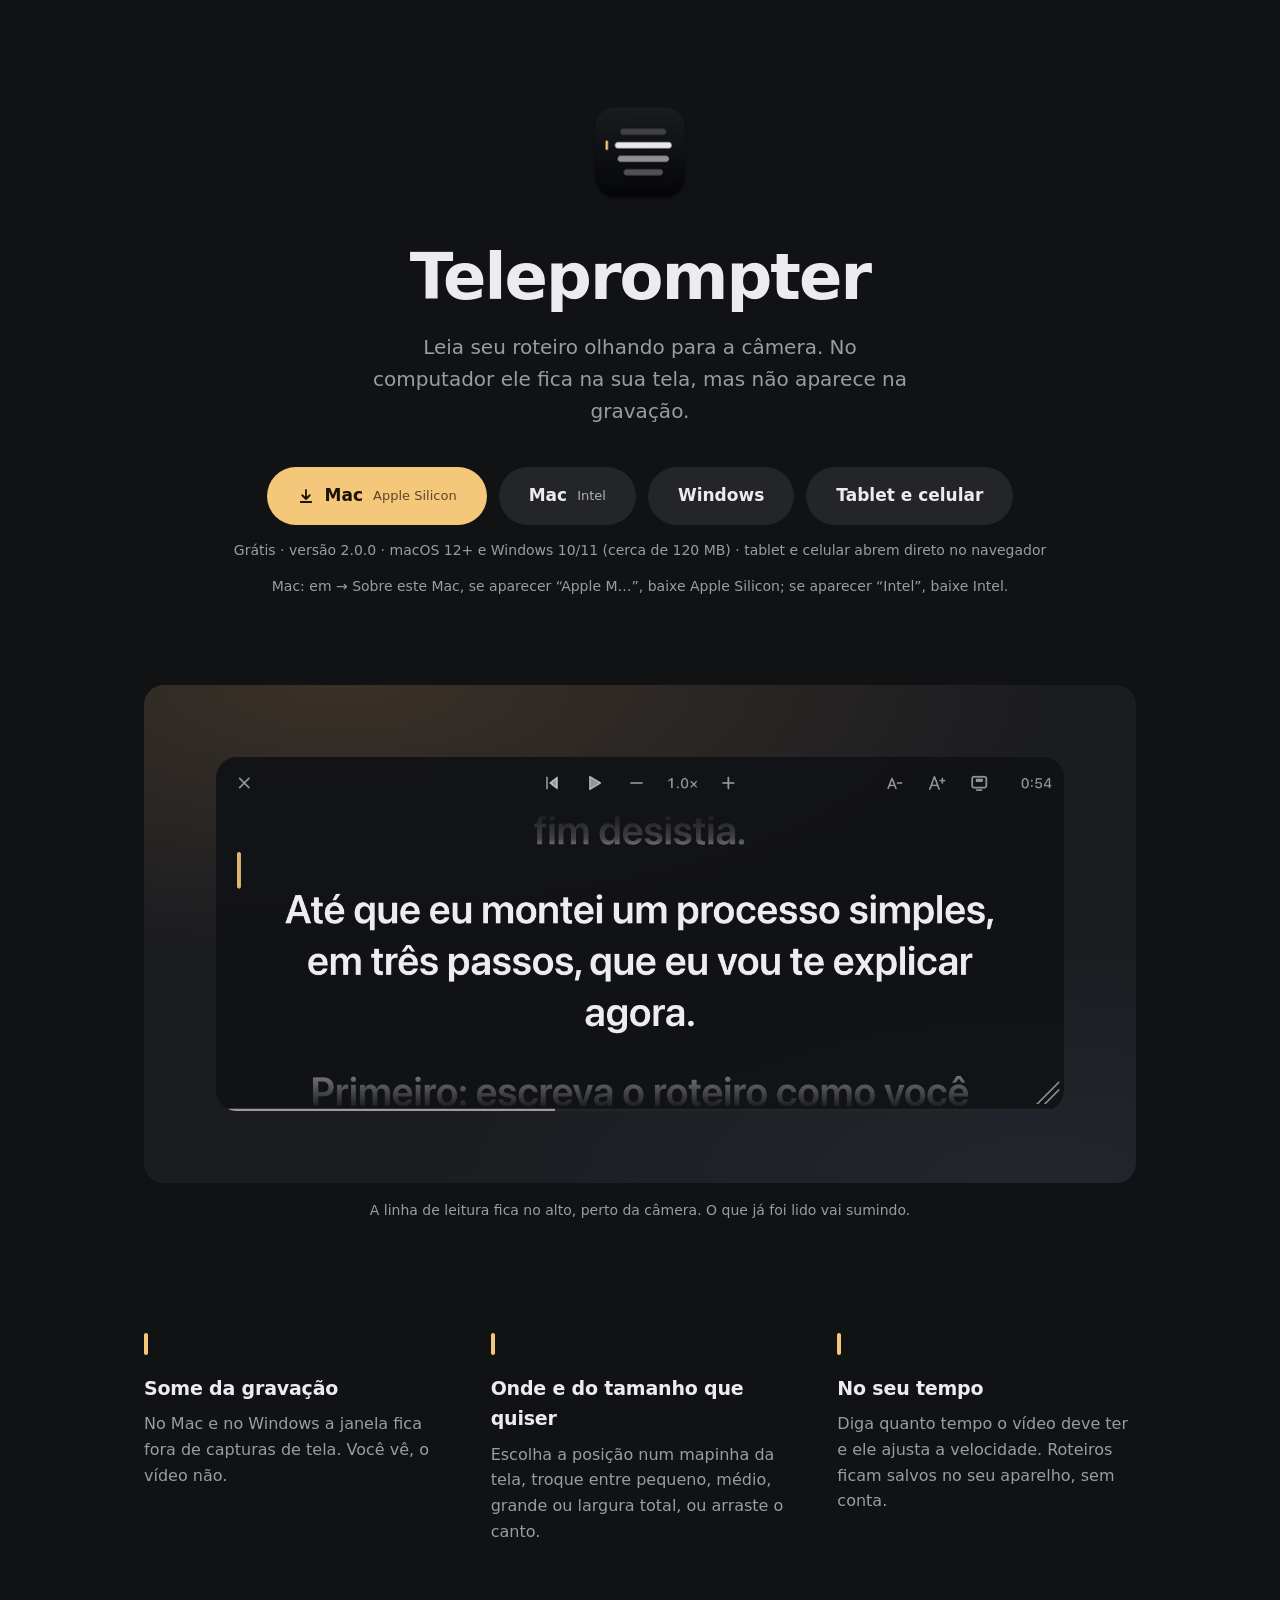
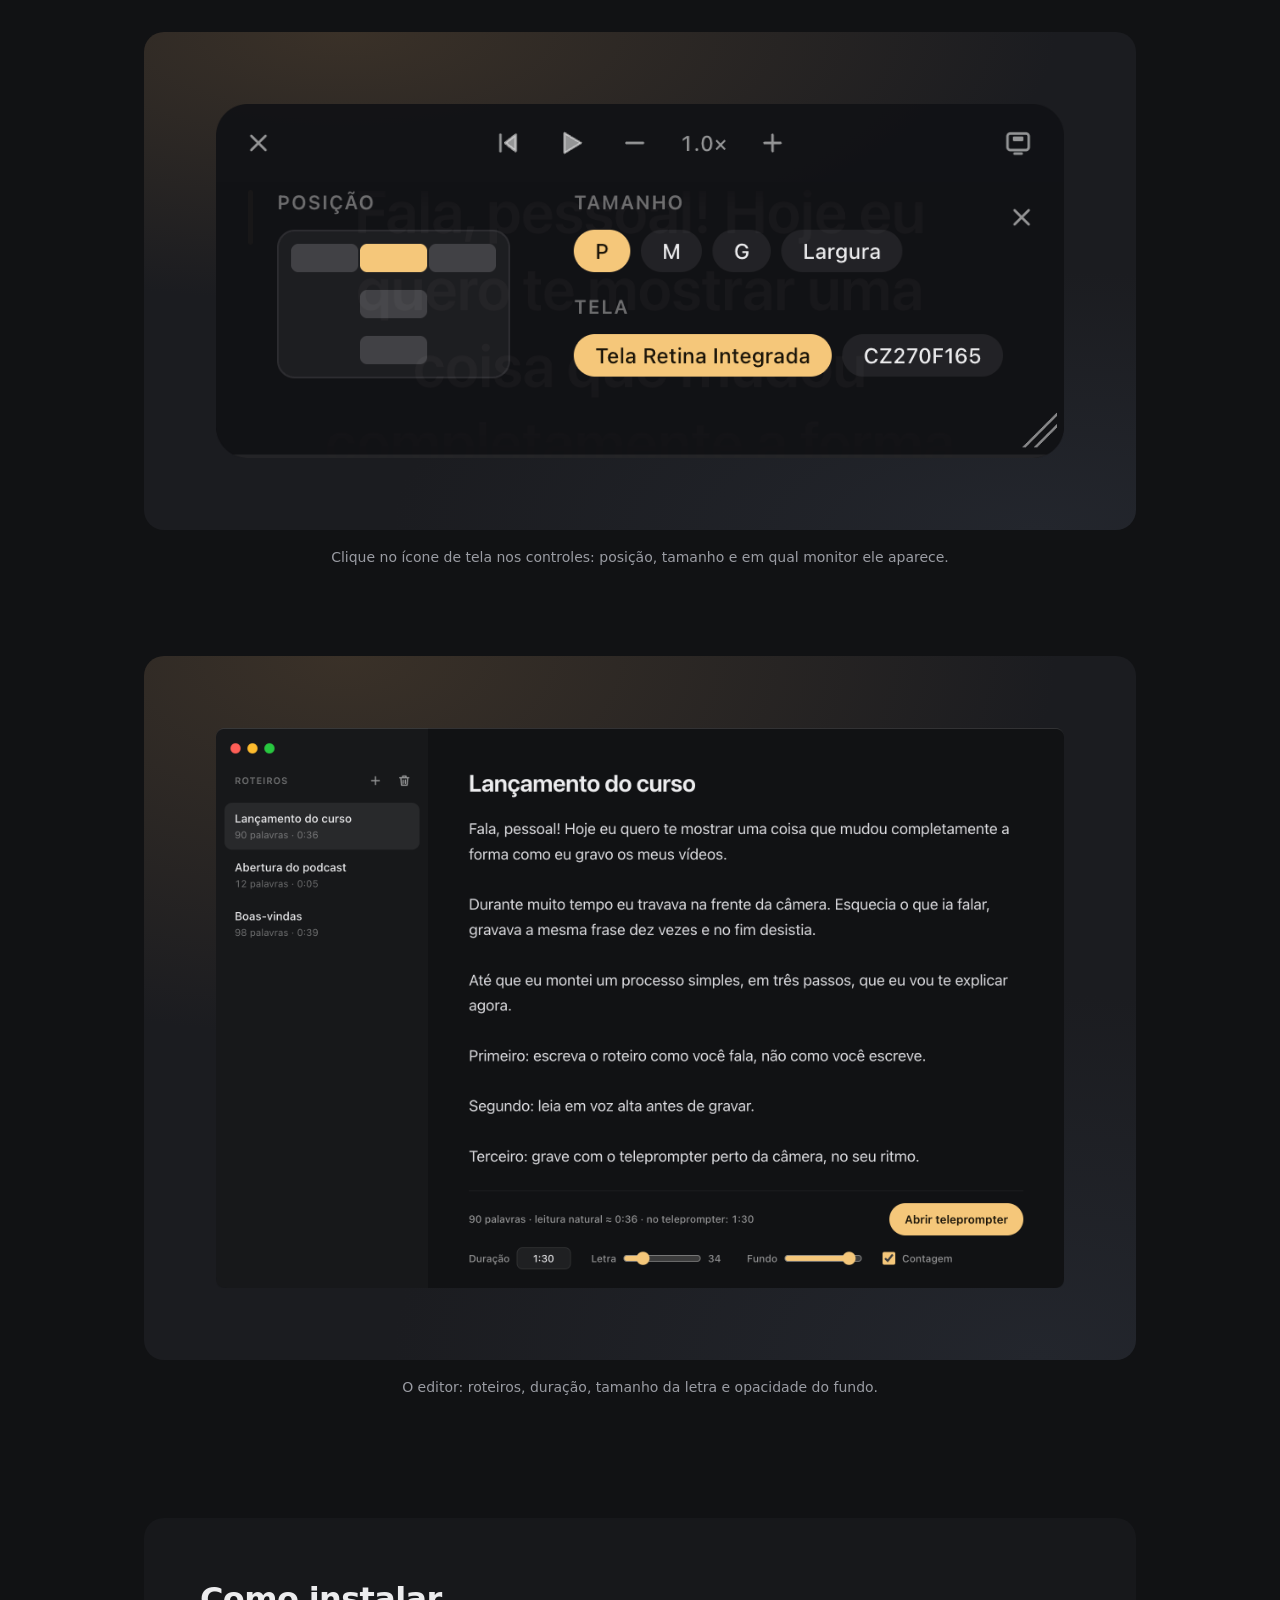
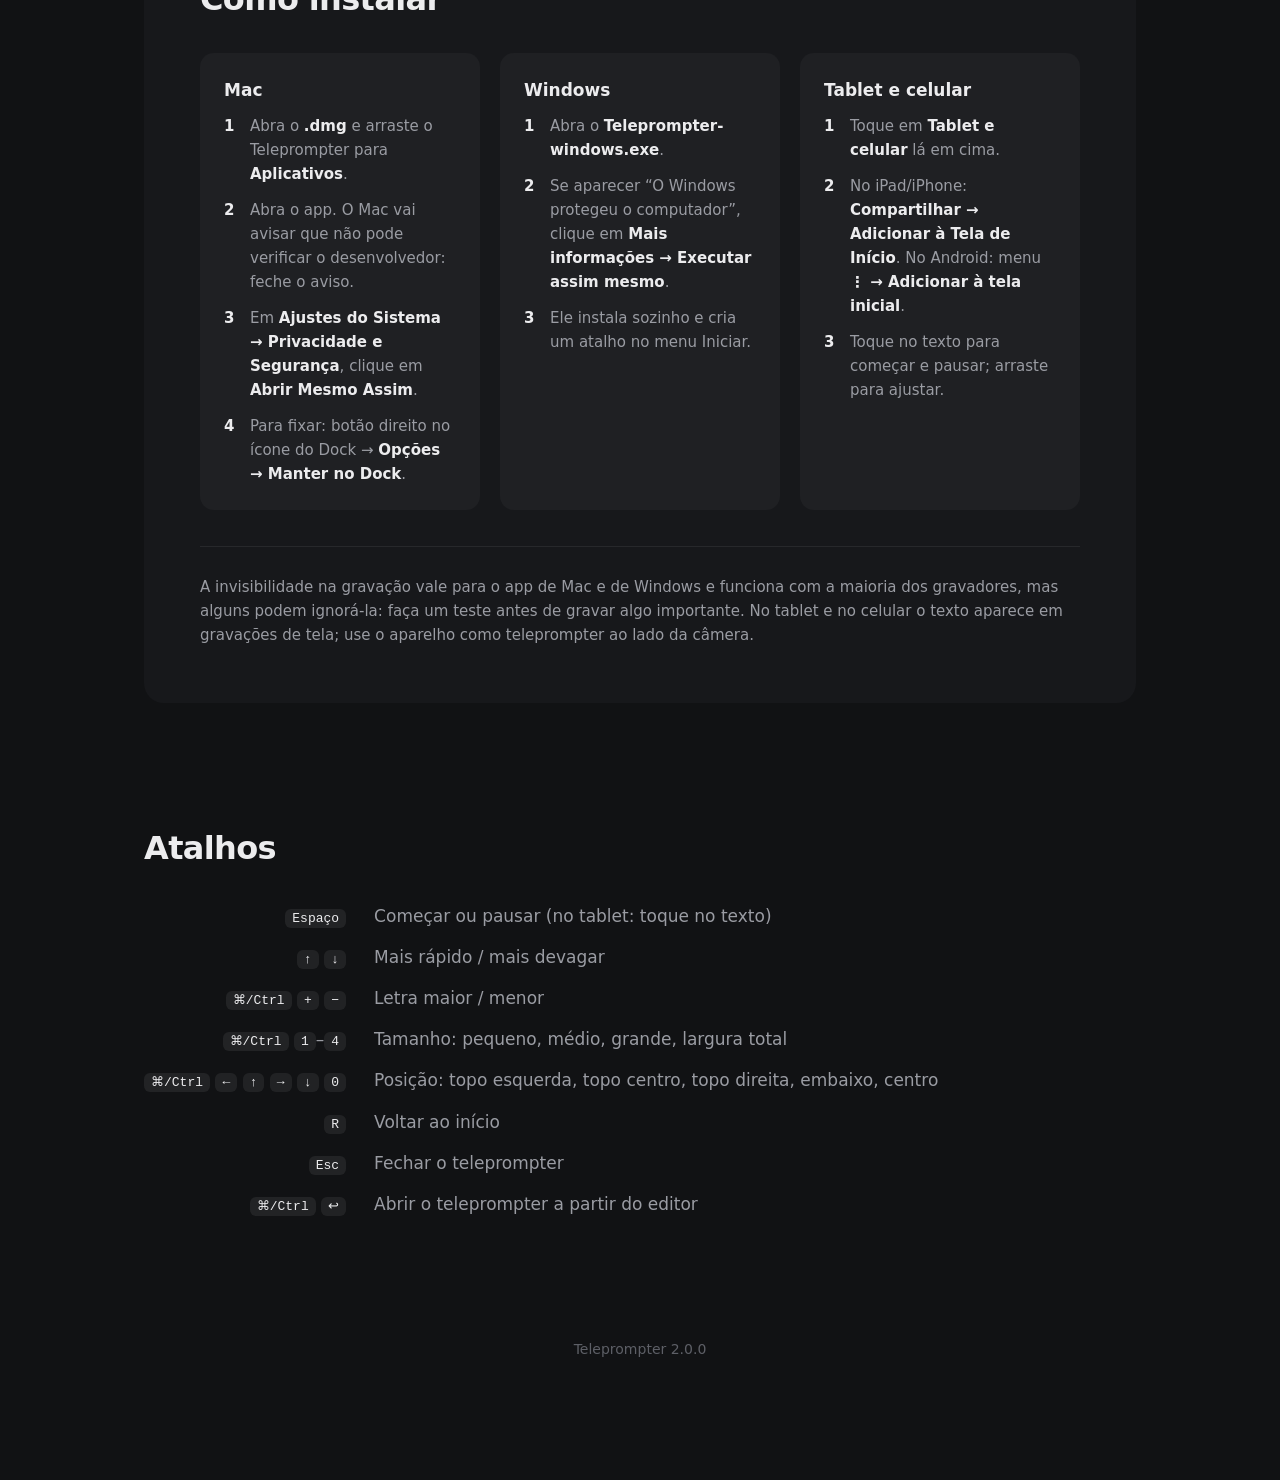
<file: index.html>
<!doctype html>
<html lang="pt-BR">
<head>
<meta charset="utf-8">
<meta name="viewport" content="width=device-width, initial-scale=1">
<title>Teleprompter para Mac</title>
<meta name="description" content="Leia seu roteiro olhando para a câmera. Fica na sua tela e não aparece na gravação.">
<meta property="og:title" content="Teleprompter para Mac">
<meta property="og:description" content="Leia seu roteiro olhando para a câmera. Fica na sua tela e não aparece na gravação.">
<meta property="og:image" content="assets/teleprompter.png">
<link rel="icon" href="assets/icon.png">
<style>
  :root {
    --bg: #111214;
    --surface: #17181b;
    --text: #ececee;
    --muted: #9a9ca3;
    --faint: rgba(255,255,255,.07);
    --amber: #f5c77a;
    --radius: 20px;
  }
  * { box-sizing: border-box; margin: 0; }
  body {
    background: var(--bg); color: var(--text);
    font: 17px/1.6 -apple-system, BlinkMacSystemFont, "SF Pro Text", "Inter", system-ui, sans-serif;
    -webkit-font-smoothing: antialiased;
  }
  main { max-width: 1040px; margin: 0 auto; padding: 96px 24px 120px; }
  header { text-align: center; }
  header img.icon { width: 112px; height: 112px; }
  h1 { font-size: clamp(40px, 6vw, 64px); line-height: 1.05; letter-spacing: -.03em; font-weight: 700; margin-top: 28px; }
  .lead { color: var(--muted); font-size: 20px; max-width: 560px; margin: 20px auto 0; }
  .download { margin-top: 40px; display: flex; flex-direction: column; align-items: center; gap: 14px; }
  .btn {
    display: inline-flex; align-items: center; gap: 10px;
    background: var(--amber); color: #1a1408; text-decoration: none;
    font-weight: 600; font-size: 17px; padding: 15px 30px; border-radius: 999px;
    transition: transform .15s ease, opacity .15s ease;
  }
  .btn:hover { transform: translateY(-1px); opacity: .92; }
  .meta { color: var(--muted); font-size: 14px; }
  .shot { margin-top: 88px; }
  .stage {
    border-radius: var(--radius); overflow: hidden;
    padding: clamp(20px, 6vw, 72px);
    background:
      radial-gradient(120% 90% at 20% 0%, #3a3128 0%, transparent 60%),
      radial-gradient(100% 80% at 90% 100%, #23262d 0%, transparent 65%),
      #1b1c20;
  }
  .stage img { display: block; width: 100%; height: auto; }
  .caption { color: var(--muted); font-size: 14px; text-align: center; margin-top: 16px; }
  .features { display: grid; grid-template-columns: repeat(3, 1fr); gap: 48px; margin-top: 112px; }
  .features h3 { font-size: 19px; font-weight: 600; letter-spacing: -.01em; }
  .features p { color: var(--muted); margin-top: 8px; font-size: 16px; }
  .features .dot { width: 4px; height: 22px; border-radius: 2px; background: var(--amber); margin-bottom: 18px; }
  section.install { margin-top: 120px; background: var(--surface); border-radius: var(--radius); padding: 56px; }
  h2 { font-size: 32px; letter-spacing: -.02em; font-weight: 700; }
  ol { margin-top: 28px; padding-left: 0; list-style: none; counter-reset: step; display: grid; gap: 22px; }
  ol li { counter-increment: step; display: grid; grid-template-columns: 40px 1fr; color: var(--muted); }
  ol li::before { content: counter(step); color: var(--text); font-weight: 600; font-variant-numeric: tabular-nums; }
  ol li strong { color: var(--text); font-weight: 600; }
  .note { margin-top: 36px; padding-top: 28px; border-top: 1px solid var(--faint); color: var(--muted); font-size: 15px; }
  kbd { font: 13px ui-monospace, SFMono-Regular, Menlo, monospace; background: var(--faint); padding: 2px 7px; border-radius: 6px; color: var(--text); }
  .keys { margin-top: 120px; }
  .keys dl { margin-top: 28px; display: grid; grid-template-columns: max-content 1fr; gap: 14px 28px; color: var(--muted); }
  .keys dt { text-align: right; }
  footer { margin-top: 120px; text-align: center; color: #5d5f66; font-size: 14px; }
  @media (max-width: 760px) {
    main { padding: 64px 16px 80px; }
    .features { grid-template-columns: 1fr; gap: 36px; margin-top: 80px; }
    section.install { padding: 32px 24px; margin-top: 80px; }
    .shot { margin-top: 64px; }
  }
  .btns { display: flex; flex-wrap: wrap; gap: 12px; justify-content: center; }
  .btn.secondary { background: rgba(255,255,255,.08); color: var(--text); }
  .btn.secondary:hover { background: rgba(255,255,255,.13); opacity: 1; }
  .btn small { font-weight: 500; opacity: .7; font-size: 13px; }
  .platforms { display: grid; grid-template-columns: repeat(3, 1fr); gap: 20px; margin-top: 28px; }
  .platforms h3 { font-size: 17px; font-weight: 600; margin-bottom: 10px; }
  .platforms ol { margin-top: 0; gap: 12px; font-size: 15px; }
  .platforms ol li { grid-template-columns: 26px 1fr; }
  .card { background: rgba(255,255,255,.035); border-radius: 14px; padding: 24px; }
  @media (max-width: 900px) { .platforms { grid-template-columns: 1fr; } }
</style>
</head>
<body>
<main>
  <header>
    <img class="icon" src="assets/icon.png" alt="">
    <h1>Teleprompter</h1>
    <p class="lead">Leia seu roteiro olhando para a câmera. No computador ele fica na sua tela, mas não aparece na gravação.</p>
    <div class="download">
      <div class="btns" id="btns">
        <a class="btn" data-os="mac" href="https://github.com/owesleycampos/teleprompter/releases/latest/download/Teleprompter-mac-arm64.dmg">
          <svg width="18" height="18" viewBox="0 0 24 24" fill="none" stroke="currentColor" stroke-width="2.4" stroke-linecap="round" stroke-linejoin="round" aria-hidden="true"><path d="M12 4v12m0 0-5-5m5 5 5-5M5 20h14"/></svg>
          Mac <small>Apple Silicon</small>
        </a>
        <a class="btn secondary" data-os="mac-intel" href="https://github.com/owesleycampos/teleprompter/releases/latest/download/Teleprompter-mac-x64.dmg">Mac <small>Intel</small></a>
        <a class="btn secondary" data-os="win" href="https://github.com/owesleycampos/teleprompter/releases/latest/download/Teleprompter-windows.exe">Windows</a>
        <a class="btn secondary" data-os="tablet" href="app/web/">Tablet e celular</a>
      </div>
      <span class="meta">Grátis · versão 2.0.0 · macOS 12+ e Windows 10/11 (cerca de 120 MB) · tablet e celular abrem direto no navegador</span>
      <span class="meta">Mac: em  → Sobre este Mac, se aparecer “Apple M…”, baixe Apple Silicon; se aparecer “Intel”, baixe Intel.</span>
    </div>
  </header>

  <div class="shot">
    <div class="stage"><img src="assets/teleprompter.png" alt="Janela do teleprompter mostrando o roteiro com a linha de leitura em destaque"></div>
    <p class="caption">A linha de leitura fica no alto, perto da câmera. O que já foi lido vai sumindo.</p>
  </div>

  <div class="features">
    <div><div class="dot"></div><h3>Some da gravação</h3><p>No Mac e no Windows a janela fica fora de capturas de tela. Você vê, o vídeo não.</p></div>
    <div><div class="dot"></div><h3>Onde e do tamanho que quiser</h3><p>Escolha a posição num mapinha da tela, troque entre pequeno, médio, grande ou largura total, ou arraste o canto.</p></div>
    <div><div class="dot"></div><h3>No seu tempo</h3><p>Diga quanto tempo o vídeo deve ter e ele ajusta a velocidade. Roteiros ficam salvos no seu aparelho, sem conta.</p></div>
  </div>

  <div class="shot">
    <div class="stage"><img src="assets/layout.png" alt="Painel de posição e tamanho do teleprompter"></div>
    <p class="caption">Clique no ícone de tela nos controles: posição, tamanho e em qual monitor ele aparece.</p>
  </div>

  <div class="shot">
    <div class="stage"><img src="assets/editor.png" alt="Editor de roteiros com lista à esquerda e texto no centro"></div>
    <p class="caption">O editor: roteiros, duração, tamanho da letra e opacidade do fundo.</p>
  </div>

  <section class="install">
    <h2>Como instalar</h2>
    <div class="platforms">
      <div class="card">
        <h3>Mac</h3>
        <ol>
          <li><span>Abra o <strong>.dmg</strong> e arraste o Teleprompter para <strong>Aplicativos</strong>.</span></li>
          <li><span>Abra o app. O Mac vai avisar que não pode verificar o desenvolvedor: feche o aviso.</span></li>
          <li><span>Em <strong>Ajustes do Sistema → Privacidade e Segurança</strong>, clique em <strong>Abrir Mesmo Assim</strong>.</span></li>
          <li><span>Para fixar: botão direito no ícone do Dock → <strong>Opções → Manter no Dock</strong>.</span></li>
        </ol>
      </div>
      <div class="card">
        <h3>Windows</h3>
        <ol>
          <li><span>Abra o <strong>Teleprompter-windows.exe</strong>.</span></li>
          <li><span>Se aparecer “O Windows protegeu o computador”, clique em <strong>Mais informações → Executar assim mesmo</strong>.</span></li>
          <li><span>Ele instala sozinho e cria um atalho no menu Iniciar.</span></li>
        </ol>
      </div>
      <div class="card">
        <h3>Tablet e celular</h3>
        <ol>
          <li><span>Toque em <strong>Tablet e celular</strong> lá em cima.</span></li>
          <li><span>No iPad/iPhone: <strong>Compartilhar → Adicionar à Tela de Início</strong>. No Android: menu <strong>⋮ → Adicionar à tela inicial</strong>.</span></li>
          <li><span>Toque no texto para começar e pausar; arraste para ajustar.</span></li>
        </ol>
      </div>
    </div>
    <p class="note">A invisibilidade na gravação vale para o app de Mac e de Windows e funciona com a maioria dos gravadores, mas alguns podem ignorá-la: faça um teste antes de gravar algo importante. No tablet e no celular o texto aparece em gravações de tela; use o aparelho como teleprompter ao lado da câmera.</p>
  </section>

  <section class="keys">
    <h2>Atalhos</h2>
    <dl>
      <dt><kbd>Espaço</kbd></dt><dd>Começar ou pausar (no tablet: toque no texto)</dd>
      <dt><kbd>↑</kbd> <kbd>↓</kbd></dt><dd>Mais rápido / mais devagar</dd>
      <dt><kbd>⌘/Ctrl</kbd> <kbd>+</kbd> <kbd>−</kbd></dt><dd>Letra maior / menor</dd>
      <dt><kbd>⌘/Ctrl</kbd> <kbd>1</kbd>–<kbd>4</kbd></dt><dd>Tamanho: pequeno, médio, grande, largura total</dd>
      <dt><kbd>⌘/Ctrl</kbd> <kbd>←</kbd> <kbd>↑</kbd> <kbd>→</kbd> <kbd>↓</kbd> <kbd>0</kbd></dt><dd>Posição: topo esquerda, topo centro, topo direita, embaixo, centro</dd>
      <dt><kbd>R</kbd></dt><dd>Voltar ao início</dd>
      <dt><kbd>Esc</kbd></dt><dd>Fechar o teleprompter</dd>
      <dt><kbd>⌘/Ctrl</kbd> <kbd>↩</kbd></dt><dd>Abrir o teleprompter a partir do editor</dd>
    </dl>
  </section>

  <footer>Teleprompter 2.0.0</footer>
</main>
<script>
  // Destaca o botão do sistema de quem está visitando
  (function () {
    var ua = navigator.userAgent, os = null;
    if (/iPad|iPhone|Android/i.test(ua) || (/Macintosh/.test(ua) && navigator.maxTouchPoints > 1)) os = 'tablet';
    else if (/Windows/.test(ua)) os = 'win';
    else if (/Macintosh/.test(ua)) os = 'mac';
    if (!os || os === 'mac') return;
    var btns = document.getElementById('btns');
    btns.querySelectorAll('.btn').forEach(function (b) { b.classList.toggle('secondary', b.dataset.os !== os); });
    var main = btns.querySelector('[data-os="' + os + '"]');
    btns.insertBefore(main, btns.firstChild);
  })();
</script>
</body>
</html>
</file>
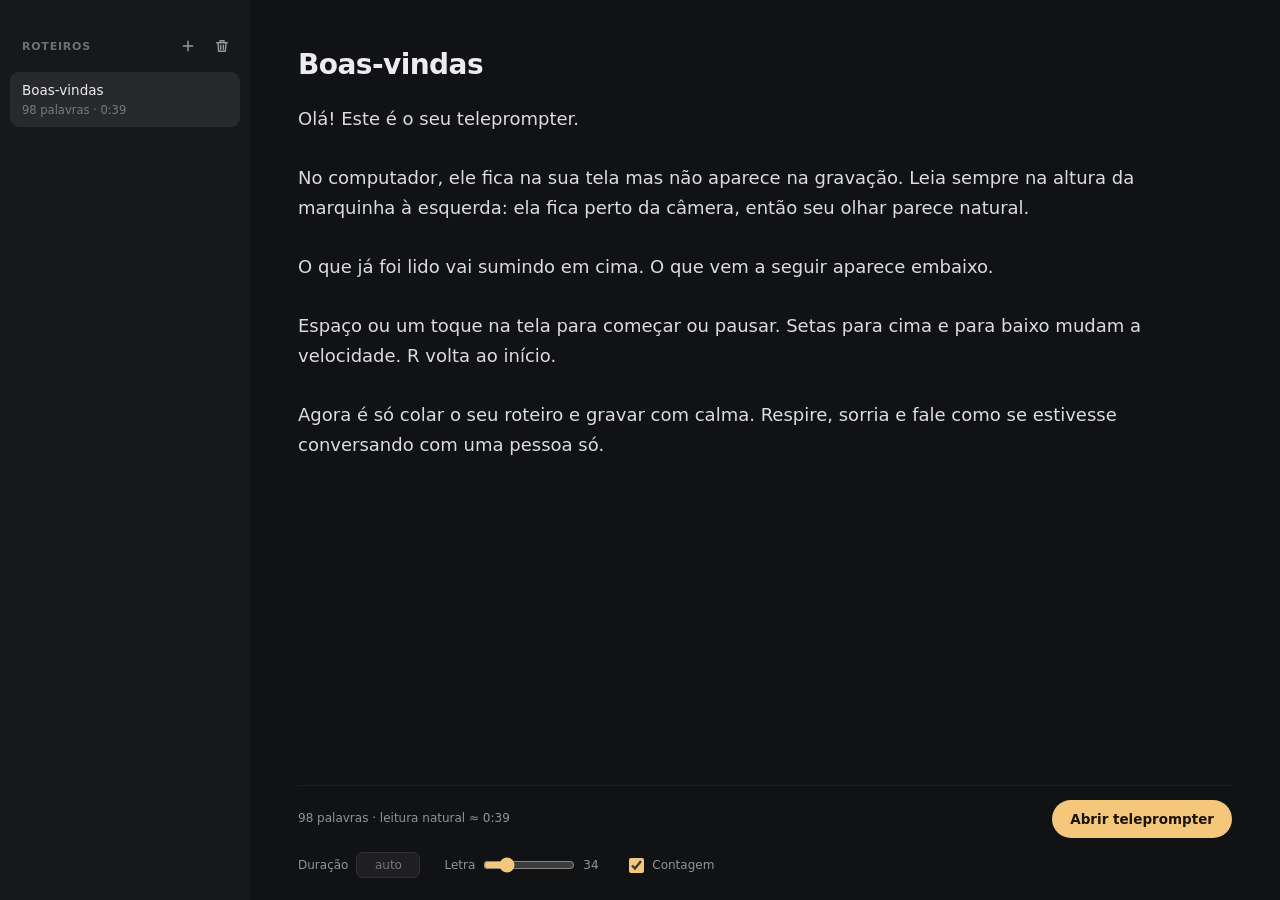
<file: app/web/index.html>
<!doctype html>
<html lang="pt-BR">
<head>
<meta charset="utf-8">
<meta name="viewport" content="width=device-width, initial-scale=1, viewport-fit=cover">
<meta name="apple-mobile-web-app-capable" content="yes">
<meta name="mobile-web-app-capable" content="yes">
<meta name="apple-mobile-web-app-title" content="Teleprompter">
<meta name="theme-color" content="#111214">
<link rel="manifest" href="manifest.webmanifest">
<link rel="icon" href="icon.png">
<link rel="apple-touch-icon" href="icon.png">
<title>Teleprompter</title>
<link rel="stylesheet" href="styles.css">
<link rel="stylesheet" href="editor.css">
</head>
<body class="editor-page">
<div class="titlebar-drag"></div>
<div class="editor">
  <aside class="sidebar">
    <div class="side-head">
      <span class="side-title">Roteiros</span>
      <div class="side-actions">
        <button class="icon-btn" id="newBtn" title="Novo roteiro (Ctrl/⌘ N)"></button>
        <button class="icon-btn" id="deleteBtn" title="Apagar roteiro"></button>
      </div>
    </div>
    <ul class="list" id="list"></ul>
    <select class="list-select" id="listSelect" aria-label="Escolher roteiro"></select>
  </aside>

  <main class="main">
    <input class="title" id="title" placeholder="Título do roteiro" autocomplete="off" spellcheck="false">
    <textarea class="body" id="body" placeholder="Cole ou escreva seu roteiro aqui…" spellcheck="true"></textarea>
    <footer class="bar">
      <div class="bar-top">
        <span class="stats" id="stats"></span>
        <button class="primary" id="openBtn" title="Ctrl/⌘ Enter">Abrir teleprompter</button>
      </div>
      <div class="prefs">
        <label class="pref">Duração
          <input id="duration" class="duration" placeholder="auto" inputmode="text" autocomplete="off"
                 title="Tempo total de leitura: 90, 1:30 ou 2m. Vazio = automático pelo ritmo de fala.">
        </label>
        <label class="pref">Letra
          <input id="font" type="range" min="18" max="96" step="1">
          <span class="val" id="fontVal">34</span>
        </label>
        <label class="pref native-only">Fundo
          <input id="opacity" type="range" min="0.4" max="1" step="0.01" title="Opacidade do fundo do teleprompter">
        </label>
        <label class="pref check"><input id="countdown" type="checkbox"> Contagem</label>
      </div>
    </footer>
  </main>
</div>
<script src="../core/engine.js"></script>
<script src="storage.js"></script>
<script src="icons.js"></script>
<script src="editor.js"></script>
</body>
</html>
</file>
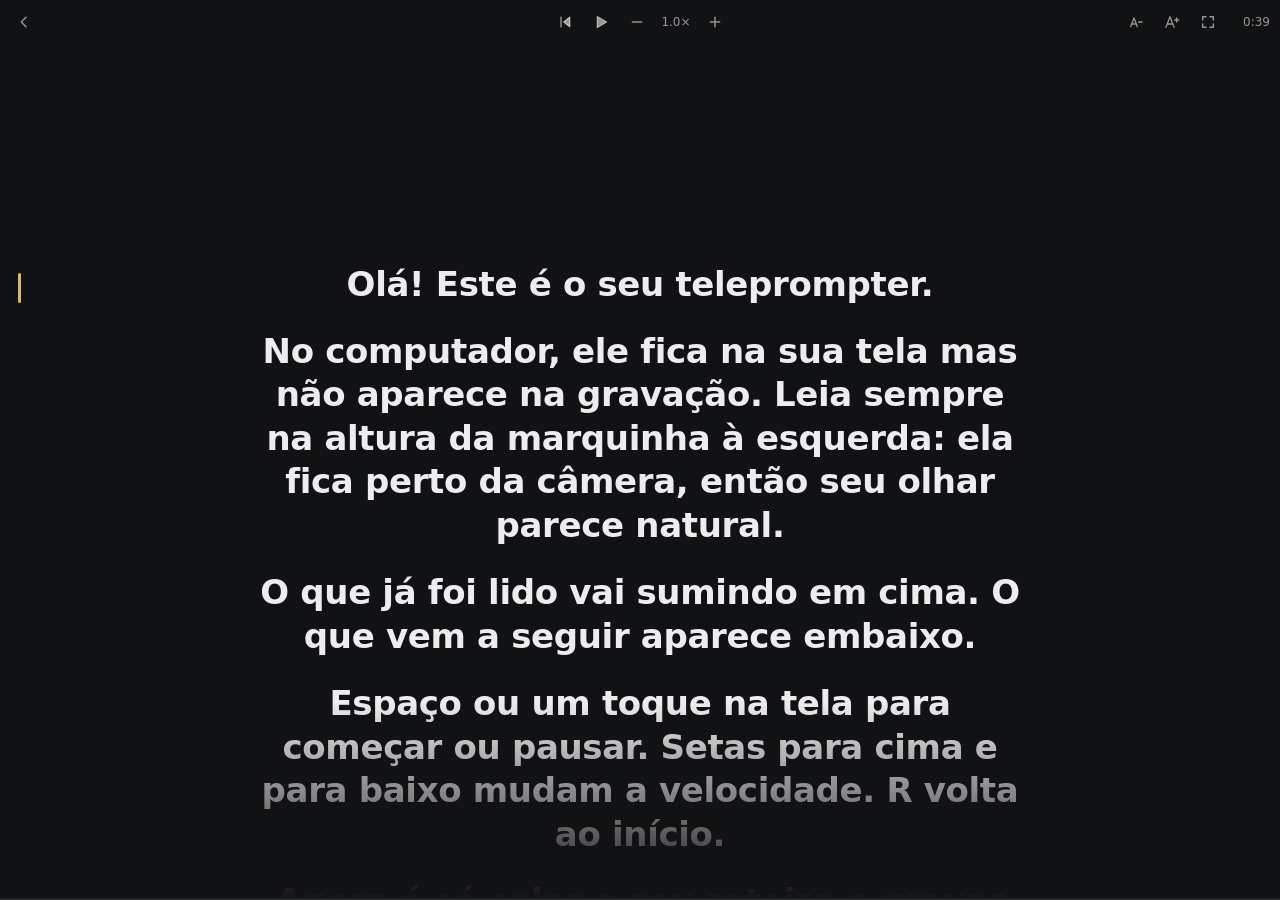
<file: app/web/prompter.html>
<!doctype html>
<html lang="pt-BR">
<head>
<meta charset="utf-8">
<meta name="viewport" content="width=device-width, initial-scale=1, viewport-fit=cover">
<meta name="apple-mobile-web-app-capable" content="yes">
<meta name="mobile-web-app-capable" content="yes">
<meta name="theme-color" content="#111214">
<link rel="manifest" href="manifest.webmanifest">
<link rel="icon" href="icon.png">
<link rel="apple-touch-icon" href="icon.png">
<title>Teleprompter</title>
<link rel="stylesheet" href="styles.css">
<link rel="stylesheet" href="prompter.css">
</head>
<body class="prompter-page">
<div class="prompter" id="prompter">
  <div class="viewport" id="viewport">
    <div class="doc" id="doc"><div class="text" id="text"></div></div>
  </div>
  <div class="marker" id="marker"></div>

  <div class="controls" id="controls">
    <div class="group left">
      <button class="icon-btn" id="closeBtn" title="Fechar (Esc)"></button>
    </div>
    <div class="group center">
      <button class="icon-btn" id="restartBtn" title="Voltar ao início (R)"></button>
      <button class="icon-btn play" id="playBtn" title="Começar / pausar (Espaço)"></button>
      <button class="icon-btn" id="slowerBtn" title="Mais devagar (↓)"></button>
      <span class="label speed" id="speedLabel">1.0×</span>
      <button class="icon-btn" id="fasterBtn" title="Mais rápido (↑)"></button>
    </div>
    <div class="group right">
      <button class="icon-btn" id="smallerBtn" title="Letra menor (Ctrl/⌘ −)"></button>
      <button class="icon-btn" id="largerBtn" title="Letra maior (Ctrl/⌘ +)"></button>
      <button class="icon-btn native-only" id="layoutBtn" title="Posição e tamanho da janela"></button>
      <button class="icon-btn web-only" id="fullscreenBtn" title="Tela cheia"></button>
      <span class="label time" id="timeLabel">0:00</span>
    </div>
  </div>

  <div class="layout-panel hidden" id="layoutPanel" role="dialog" aria-label="Posição e tamanho">
    <div class="lp-col">
      <div class="lp-title">Posição</div>
      <div class="screen-map" id="screenMap">
        <button data-pos="topLeft" title="No topo, à esquerda"></button>
        <button data-pos="topCenter" title="No topo, centro (perto da câmera)"></button>
        <button data-pos="topRight" title="No topo, à direita"></button>
        <button data-pos="center" title="No centro da tela"></button>
        <button data-pos="bottomCenter" title="Embaixo, centro"></button>
      </div>
    </div>
    <div class="lp-col">
      <div class="lp-title">Tamanho</div>
      <div class="pills" id="sizePills">
        <button data-size="small" title="Pequeno (Ctrl/⌘ 1)">P</button>
        <button data-size="medium" title="Médio (Ctrl/⌘ 2)">M</button>
        <button data-size="large" title="Grande (Ctrl/⌘ 3)">G</button>
        <button data-size="fullWidth" title="Largura total (Ctrl/⌘ 4)">Largura</button>
      </div>
      <div class="lp-title screens-title hidden" id="screensTitle">Tela</div>
      <div class="pills" id="screenPills"></div>
    </div>
    <button class="icon-btn lp-close" id="layoutClose" title="Fechar"></button>
  </div>

  <div class="countdown hidden" id="countdown"></div>
  <div class="progress"><div class="fill" id="progressFill"></div></div>
  <div class="grip native-only" id="grip" title="Arraste para mudar o tamanho"></div>
  <div class="hint hidden" id="hint"></div>
</div>
<script src="../core/engine.js"></script>
<script src="storage.js"></script>
<script src="icons.js"></script>
<script src="prompter.js"></script>
</body>
</html>
</file>
<file: app/web/styles.css>
:root {
  --bg: #111214;
  --surface: #17181b;
  --sidebar: #17181a;
  --text: #ececee;
  --muted: rgba(255, 255, 255, 0.55);
  --soft: rgba(255, 255, 255, 0.38);
  --faint: rgba(255, 255, 255, 0.08);
  --amber: #f5c77a;
  --radius: 18px;
  --font: -apple-system, BlinkMacSystemFont, "SF Pro Text", "Segoe UI Variable Text", "Segoe UI", system-ui, sans-serif;
  color-scheme: dark;
}
* { box-sizing: border-box; margin: 0; }
html, body { height: 100%; }
body {
  background: var(--bg);
  color: var(--text);
  font: 15px/1.5 var(--font);
  -webkit-font-smoothing: antialiased;
  overflow: hidden;
  user-select: none;
  -webkit-user-select: none;
}
button { font: inherit; color: inherit; background: none; border: 0; cursor: pointer; }
button:focus-visible, input:focus-visible, select:focus-visible { outline: 2px solid rgba(245, 199, 122, 0.6); outline-offset: 2px; }
.icon-btn {
  width: 32px; height: 32px; display: inline-grid; place-items: center;
  border-radius: 9px; color: var(--muted);
}
.icon-btn:hover { background: var(--faint); color: var(--text); }
.icon-btn svg { width: 16px; height: 16px; }
.hidden { display: none !important; }
</file>
<file: app/web/editor.css>
body.editor-page { user-select: auto; -webkit-user-select: auto; }
.titlebar-drag { position: fixed; top: 0; left: 0; right: 0; height: 36px; -webkit-app-region: drag; z-index: 0; display: none; }
body.mac .titlebar-drag { display: block; }

.editor { position: fixed; inset: 0; display: grid; grid-template-columns: 250px 1fr; }

/* ---- Lista de roteiros ---- */
.sidebar { background: var(--sidebar); display: flex; flex-direction: column; min-height: 0; padding-top: 30px; }
body.mac .sidebar { padding-top: 46px; }
.side-head { display: flex; align-items: center; justify-content: space-between; padding: 0 12px 10px 22px; position: relative; z-index: 1; }
.side-title { font: 600 11px/1 var(--font); letter-spacing: 0.07em; text-transform: uppercase; color: var(--soft); }
.side-actions { display: flex; gap: 2px; }
.list { list-style: none; padding: 0 10px 12px; overflow-y: auto; flex: 1; }
.list li { padding: 10px 12px; border-radius: 9px; cursor: pointer; margin-bottom: 2px; }
.list li:hover { background: rgba(255, 255, 255, 0.04); }
.list li.active { background: rgba(255, 255, 255, 0.075); }
.list .t { font: 500 13.5px/1.3 var(--font); color: var(--text); white-space: nowrap; overflow: hidden; text-overflow: ellipsis; }
.list .s { font: 400 11.5px/1.3 var(--font); color: var(--soft); margin-top: 3px; font-variant-numeric: tabular-nums; }
.list-select { display: none; }

/* ---- Texto ---- */
.main { display: flex; flex-direction: column; min-width: 0; min-height: 0; padding: 48px 48px 0; position: relative; z-index: 1; }
.title {
  background: none; border: 0; outline: none; color: var(--text);
  font: 650 28px/1.2 var(--font); letter-spacing: -0.02em; padding: 0; width: 100%;
}
.title::placeholder { color: rgba(255, 255, 255, 0.22); }
.body {
  flex: 1; min-height: 0; margin-top: 18px; resize: none; background: none; border: 0; outline: none;
  color: #dcdce0; font: 400 18px/1.65 var(--font); padding: 4px 0 24px; caret-color: var(--amber);
}
.body::placeholder { color: rgba(255, 255, 255, 0.25); }
.body::selection, .title::selection { background: rgba(255, 255, 255, 0.16); }

/* ---- Barra de baixo ---- */
.bar { border-top: 1px solid rgba(255, 255, 255, 0.06); padding: 14px 0 22px; }
.bar-top { display: flex; align-items: center; justify-content: space-between; gap: 16px; }
.stats { font: 500 12px/1.4 var(--font); color: var(--muted); font-variant-numeric: tabular-nums; }
.primary {
  background: var(--amber); color: #1a1408; font-weight: 600; font-size: 13.5px;
  padding: 9px 18px; border-radius: 999px; white-space: nowrap;
}
.primary:hover { filter: brightness(1.05); }
.prefs { display: flex; flex-wrap: wrap; align-items: center; gap: 12px 24px; margin-top: 14px; }
.pref { display: flex; align-items: center; gap: 8px; font: 500 12px/1 var(--font); color: var(--muted); }
.pref .val { width: 22px; font-variant-numeric: tabular-nums; }
.duration {
  width: 64px; text-align: center; background: rgba(255, 255, 255, 0.06); border: 1px solid rgba(255, 255, 255, 0.08);
  border-radius: 7px; color: var(--text); padding: 5px 6px; font: 500 12px/1 var(--font); outline: none;
}
.duration.invalid { border-color: rgba(255, 120, 100, 0.7); }
input[type="range"] { width: 92px; accent-color: var(--amber); }
.check input { accent-color: var(--amber); width: 15px; height: 15px; }

body:not(.native) .native-only { display: none !important; }

/* ---- Tablet em pé e celular ---- */
@media (max-width: 820px) {
  .editor { grid-template-columns: 1fr; grid-template-rows: auto 1fr; }
  .sidebar { padding: max(14px, env(safe-area-inset-top)) 16px 10px; flex-direction: row; align-items: center; gap: 10px; }
  .side-head { padding: 0; order: 2; }
  .side-title { display: none; }
  .list { display: none; }
  .list-select {
    display: block; flex: 1; min-width: 0; background: rgba(255, 255, 255, 0.06); color: var(--text);
    border: 1px solid rgba(255, 255, 255, 0.08); border-radius: 10px; padding: 10px 12px; font: 500 15px/1.2 var(--font);
  }
  .main { padding: 22px 20px 0; }
  .title { font-size: 24px; }
  .body { font-size: 17px; }
  .bar { padding-bottom: max(18px, env(safe-area-inset-bottom)); }
  .bar-top { flex-wrap: wrap; }
  .primary { padding: 12px 20px; font-size: 15px; }
  body.touch .icon-btn { width: 44px; height: 44px; }
}
@media (max-width: 480px) {
  .bar-top { flex-direction: column; align-items: stretch; }
  .primary { width: 100%; }
}
</file>
<file: app/web/prompter.css>
/* Tela do teleprompter. No app a janela é transparente e o cartão tem cantos arredondados;
   no navegador (tablet/celular) ocupa a tela toda. */
body.prompter-page { background: transparent; }
body.web.prompter-page { background: var(--bg); }

.prompter {
  --bg-alpha: 0.94;
  --controls-h: 44px;
  position: fixed; inset: 0;
  background: rgba(17, 18, 21, var(--bg-alpha));
  border-radius: var(--radius);
  overflow: hidden;
  -webkit-app-region: drag;             /* arrastar em qualquer lugar move a janela (app) */
}
body.web .prompter { border-radius: 0; background: var(--bg); -webkit-app-region: no-drag; touch-action: none; }
body.touch .prompter { --controls-h: 60px; }

.viewport { position: absolute; inset: 0; overflow: hidden; }
.doc { will-change: transform; }
.text {
  margin: 0 auto;
  width: min(780px, calc(100% - 112px));
  font-weight: 600;
  letter-spacing: -0.01em;
  line-height: 1.28;
  text-align: center;
  color: #ededef;
  overflow-wrap: break-word;
}
.text p + p { margin-top: 0.7em; }
body.touch .text { width: min(900px, calc(100% - 64px)); }
.mirror .doc { transform-origin: center; }

.marker {
  position: absolute; left: 18px; width: 3px; border-radius: 2px;
  background: var(--amber); opacity: 0.9; transition: opacity 0.2s;
}

/* Controles: aparecem pausado ou com o mouse em cima */
.controls {
  position: absolute; top: 0; left: 0; right: 0; height: var(--controls-h);
  display: flex; align-items: center; justify-content: space-between; padding: 0 10px 0 8px;
  opacity: 0; transition: opacity 0.25s;
  pointer-events: none;
}
.prompter.show-controls .controls { opacity: 1; pointer-events: auto; }
.controls .group { display: flex; align-items: center; gap: 4px; -webkit-app-region: no-drag; }
.controls .center { position: absolute; left: 50%; transform: translateX(-50%); }
.controls .label { font: 500 12px/1 var(--font); font-variant-numeric: tabular-nums; color: var(--muted); }
.controls .speed { width: 38px; text-align: center; }
.controls .time { margin-left: 8px; min-width: 34px; text-align: right; }
.controls .play svg { width: 18px; height: 18px; }
body.touch .icon-btn { width: 44px; height: 44px; }
body.touch .icon-btn svg { width: 20px; height: 20px; }
body.touch .controls .label { font-size: 14px; }

/* Janela pequena: esconde o que é menos importante */
@media (max-width: 520px) {
  .controls .time, #smallerBtn, #largerBtn { display: none; }
}

.countdown {
  position: absolute; inset: 0; display: grid; place-items: center;
  font: 300 96px/1 var(--font); color: var(--text); pointer-events: none;
}
.prompter.counting .viewport { opacity: 0.06; }
.prompter.counting .marker { opacity: 0; }
.viewport { transition: opacity 0.2s; }

.progress { position: absolute; left: 0; right: 0; bottom: 0; height: 2px; background: var(--faint); }
.progress .fill { height: 100%; width: 0; background: var(--muted); }

/* Alça de redimensionar (app) */
.grip {
  position: absolute; right: 4px; bottom: 6px; width: 22px; height: 22px; cursor: nwse-resize;
  -webkit-app-region: no-drag; opacity: 0; transition: opacity 0.25s;
  background:
    linear-gradient(135deg, transparent 0 55%, var(--muted) 55% 60%, transparent 60% 70%, var(--muted) 70% 75%, transparent 75%);
  border-radius: 0 0 12px 0;
}
.prompter.show-controls .grip { opacity: 0.9; }

/* Painel de posição e tamanho (app) */
.layout-panel {
  position: absolute; left: 0; right: 0; top: var(--controls-h); bottom: 0;
  background: rgba(17, 18, 21, 0.97);
  display: flex; align-items: flex-start; justify-content: center; gap: 36px; padding: 6px 24px 16px;
  -webkit-app-region: no-drag;
}
.lp-title { font: 600 11px/1 var(--font); letter-spacing: 0.06em; text-transform: uppercase; color: var(--soft); margin-bottom: 10px; }
.screens-title { margin-top: 14px; }
.screen-map {
  position: relative; width: 132px; height: 84px; border-radius: 10px;
  background: rgba(255, 255, 255, 0.05); border: 1px solid rgba(255, 255, 255, 0.07);
}
.screen-map button {
  position: absolute; width: 38px; height: 16px; border-radius: 4px;
  background: rgba(255, 255, 255, 0.16);
}
.screen-map button:hover { background: rgba(255, 255, 255, 0.32); }
.screen-map button.active { background: var(--amber); }
.screen-map [data-pos="topLeft"] { left: 7px; top: 7px; }
.screen-map [data-pos="topCenter"] { left: 46px; top: 7px; }
.screen-map [data-pos="topRight"] { right: 7px; top: 7px; }
.screen-map [data-pos="center"] { left: 46px; top: 33px; }
.screen-map [data-pos="bottomCenter"] { left: 46px; bottom: 7px; }
.pills { display: flex; flex-wrap: wrap; gap: 6px; max-width: 260px; }
.pills button {
  padding: 6px 12px; border-radius: 999px; font: 500 12px/1 var(--font);
  background: rgba(255, 255, 255, 0.07); color: var(--text);
}
.pills button:hover { background: rgba(255, 255, 255, 0.14); }
.pills button.active { background: var(--amber); color: #1a1408; }
.lp-close { position: absolute; right: 8px; top: 4px; }

.hint {
  position: absolute; left: 50%; bottom: 18px; transform: translateX(-50%);
  background: rgba(0, 0, 0, 0.6); color: var(--text); font: 500 13px/1 var(--font);
  padding: 9px 14px; border-radius: 999px; pointer-events: none; white-space: nowrap;
}

body:not(.native) .native-only { display: none !important; }
body:not(.web) .web-only { display: none !important; }
</file>
